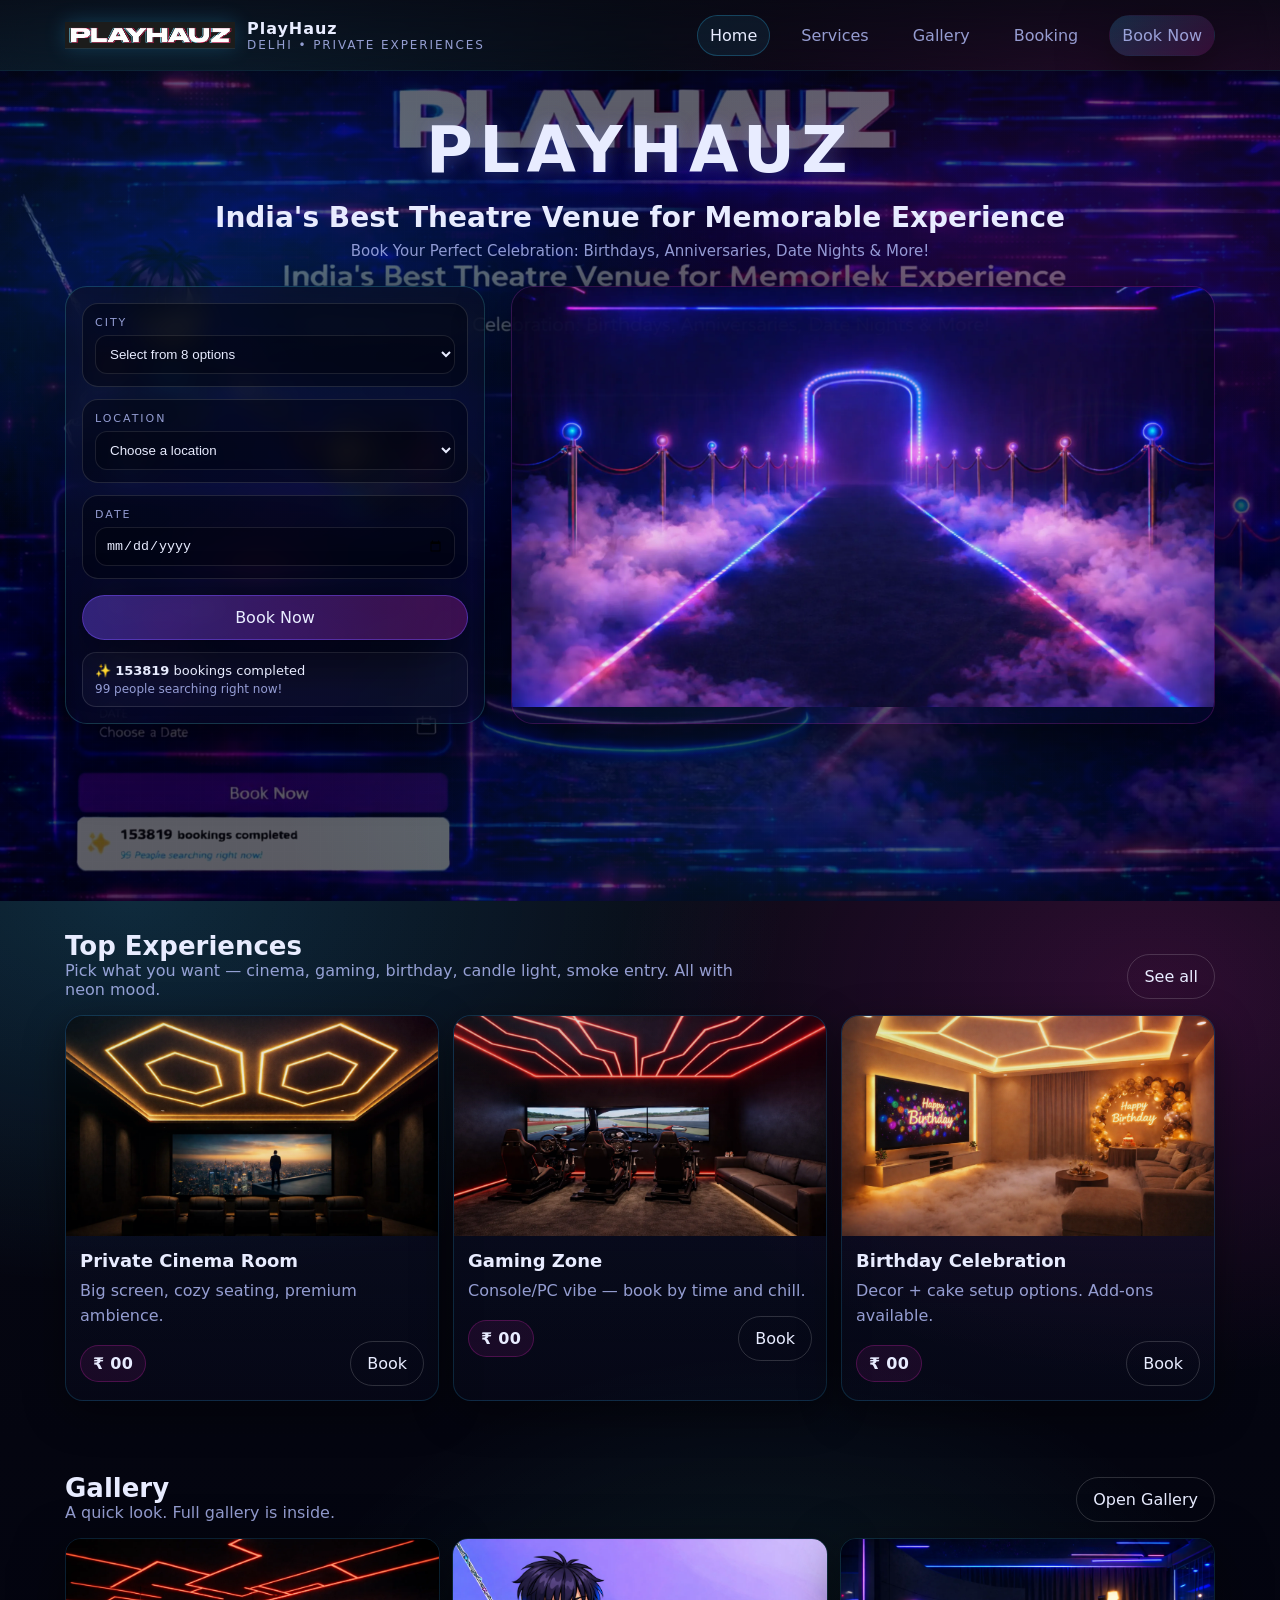
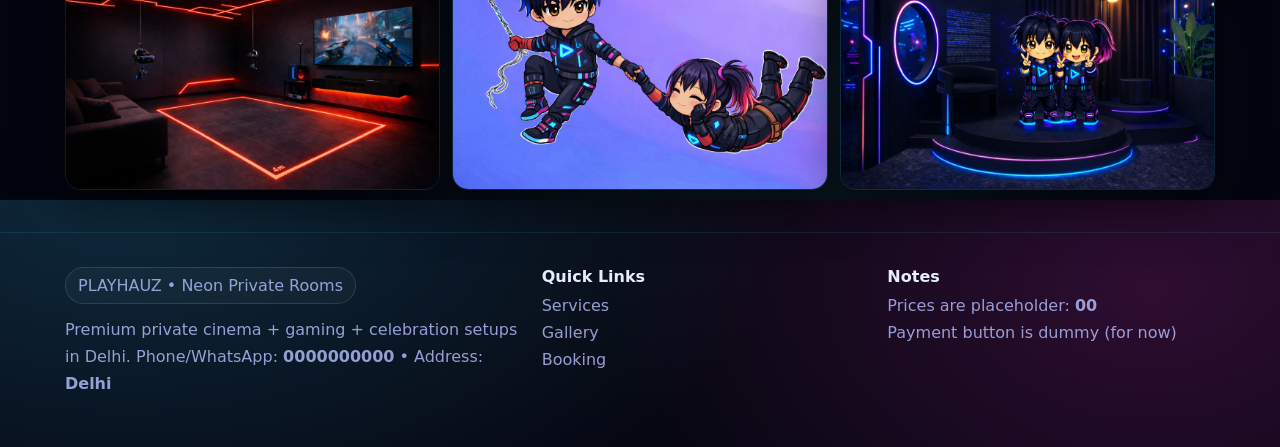
<file: index.html>
<!doctype html>
<html lang="en">
<head>
  <meta charset="utf-8" />
  <meta name="viewport" content="width=device-width, initial-scale=1" />
  <title>PlayHauz • Home</title>
  <link rel="icon" href="assets/img/logo.png" />
  <link rel="stylesheet" href="assets/style.css" />
</head>
<body>
  <header class="nav">
    <div class="container nav-inner">
      <a class="brand" href="index.html" aria-label="PlayHauz Home">
        <div class="glitch-wrap" aria-hidden="true">
          <div class="glitch-layer one" style="background-image:url('assets/img/logo.png')"></div>
          <div class="glitch-layer two" style="background-image:url('assets/img/logo.png')"></div>
          <div class="glitch-scan"></div>
          <img src="assets/img/logo.png" alt="PLAYHAUZ" />
        </div>
        <div>
          <div class="brand-title">PlayHauz</div>
          <small>Delhi • Private Experiences</small>
        </div>
      </a>
      <nav class="nav-links" aria-label="Primary">
        <a href='index.html' style='color:var(--text); border-color: rgba(49,198,255,.26); background: rgba(49,198,255,.08)'>Home</a>
        <a href='services.html' >Services</a>
        <a href='gallery.html' >Gallery</a>
        <a href='booking.html' >Booking</a>
        <a class="btn" href="booking.html">Book Now</a>
      </nav>
    </div>
  </header>

  

<main class="hero hero-v2">
  <div class="hero-bg" role="img" aria-label="Neon glitch background"></div>
  <div class="hero-bg-image" role="img" aria-label="PlayHauz hero background"></div>

  <div class="container hero-v2-inner">
    <div class="hero-v2-top">
      <div class="hero-title">
        <div class="hero-logo-text">PLAYHAUZ</div>
        <h1 class="hero-h1">India's Best Theatre Venue for Memorable Experience</h1>
        <p class="hero-sub">Book Your Perfect Celebration: Birthdays, Anniversaries, Date Nights & More!</p>
      </div>
    </div>

    <div class="hero-v2-grid">
      <section class="hero-booking" aria-label="Quick booking">
        <div class="booking-card">
          <div class="field">
            <div class="field-label">CITY</div>
            <select id="city" required>
              <option value="" selected>Select from 8 options</option>
              <option>Delhi</option><option>Noida</option><option>Gurugram</option><option>Ghaziabad</option>
              <option>Faridabad</option><option>Greater Noida</option><option>Dwarka</option><option>East Delhi</option>
            </select>
          </div>

          <div class="field">
            <div class="field-label">LOCATION</div>
            <select id="location" required>
              <option value="" selected>Choose a location</option>
              <option>Laxmi Nagar</option><option>Preet Vihar</option><option>Rajouri Garden</option><option>Rohini</option>
            </select>
          </div>

          <div class="field">
            <div class="field-label">DATE</div>
            <input id="date" type="date" required />
          </div>

          <a class="btn book-btn" href="booking.html">Book Now</a>

          <div class="mini-stats">
            <div class="mini-chip">✨ <b>153819</b> bookings completed</div>
            <div class="mini-muted">99 people searching right now!</div>
          </div>
        </div>
      </section>

      <section class="hero-right" aria-label="Hero visuals">
        <div class="hero-right-glow"></div>
        <img class="hero-right-img" src="assets/img/smoke floor.webp" alt="Neon entry with smoke" />
      </section>
    </div>
  </div>
</main>


<section class="section">
  <div class="container">
    <div class="section-head">
      <div>
        <h2 class="h2">Top Experiences</h2>
        <p class="sub">Pick what you want — cinema, gaming, birthday, candle light, smoke entry. All with neon mood.</p>
      </div>
      <a class="btn secondary" href="services.html">See all</a>
    </div>

    <div class="grid">
      <article class="card">
        <img src="assets/img/cinema room1.webp" alt="Cinema room" />
        <div class="pad">
          <h3>Private Cinema Room</h3>
          <p>Big screen, cozy seating, premium ambience.</p>
          <div class="price-row">
            <span class="price">₹ 00</span>
            <a class="btn secondary" href="booking.html">Book</a>
          </div>
        </div>
      </article>

      <article class="card">
        <img src="assets/img/gaming zone.webp" alt="Gaming Zone" />
        <div class="pad">
          <h3>Gaming Zone</h3>
          <p>Console/PC vibe — book by time and chill.</p>
          <div class="price-row">
            <span class="price">₹ 00</span>
            <a class="btn secondary" href="booking.html">Book</a>
          </div>
        </div>
      </article>

      <article class="card">
        <img src="assets/img/birthday cellebration.webp" alt="Birthday celebration" />
        <div class="pad">
          <h3>Birthday Celebration</h3>
          <p>Decor + cake setup options. Add-ons available.</p>
          <div class="price-row">
            <span class="price">₹ 00</span>
            <a class="btn secondary" href="booking.html">Book</a>
          </div>
        </div>
      </article>
    </div>
  </div>
</section>

<section class="section">
  <div class="container">
    <div class="section-head">
      <div>
        <h2 class="h2">Gallery</h2>
        <p class="sub">A quick look. Full gallery is inside.</p>
      </div>
      <a class="btn secondary" href="gallery.html">Open Gallery</a>
    </div>
    <div class="gallery">
      <div class="g-item" data-lightbox="assets/img/101.webp"><img src="assets/img/101.webp" alt="Gallery 1"></div>
      <div class="g-item" data-lightbox="assets/img/2222.webp"><img src="assets/img/2222.webp" alt="Gallery 2"></div>
      <div class="g-item" data-lightbox="assets/img/121212.webp"><img src="assets/img/121212.webp" alt="Gallery 3"></div>
    </div>
  </div>
</section>

<div class="lightbox"><img alt="Preview"/></div>


  <footer class="footer">
    <div class="container footer-grid">
      <div>
        <div class="badge">PLAYHAUZ • Neon Private Rooms</div>
        <p style="margin:12px 0 0; line-height:1.7">
          Premium private cinema + gaming + celebration setups in Delhi.
          Phone/WhatsApp: <b>0000000000</b> • Address: <b>Delhi</b>
        </p>
      </div>
      <div>
        <div style="font-weight:800; color:var(--text); margin-bottom:10px">Quick Links</div>
        <div style="display:grid; gap:8px">
          <a href="services.html">Services</a>
          <a href="gallery.html">Gallery</a>
          <a href="booking.html">Booking</a>
        </div>
      </div>
      <div>
        <div style="font-weight:800; color:var(--text); margin-bottom:10px">Notes</div>
        <div style="display:grid; gap:8px">
          <span>Prices are placeholder: <b>00</b></span>
          <span>Payment button is dummy (for now)</span>
        </div>
      </div>
    </div>
  </footer>

  <script src="assets/app.js"></script>
</body>
</html>
</file>
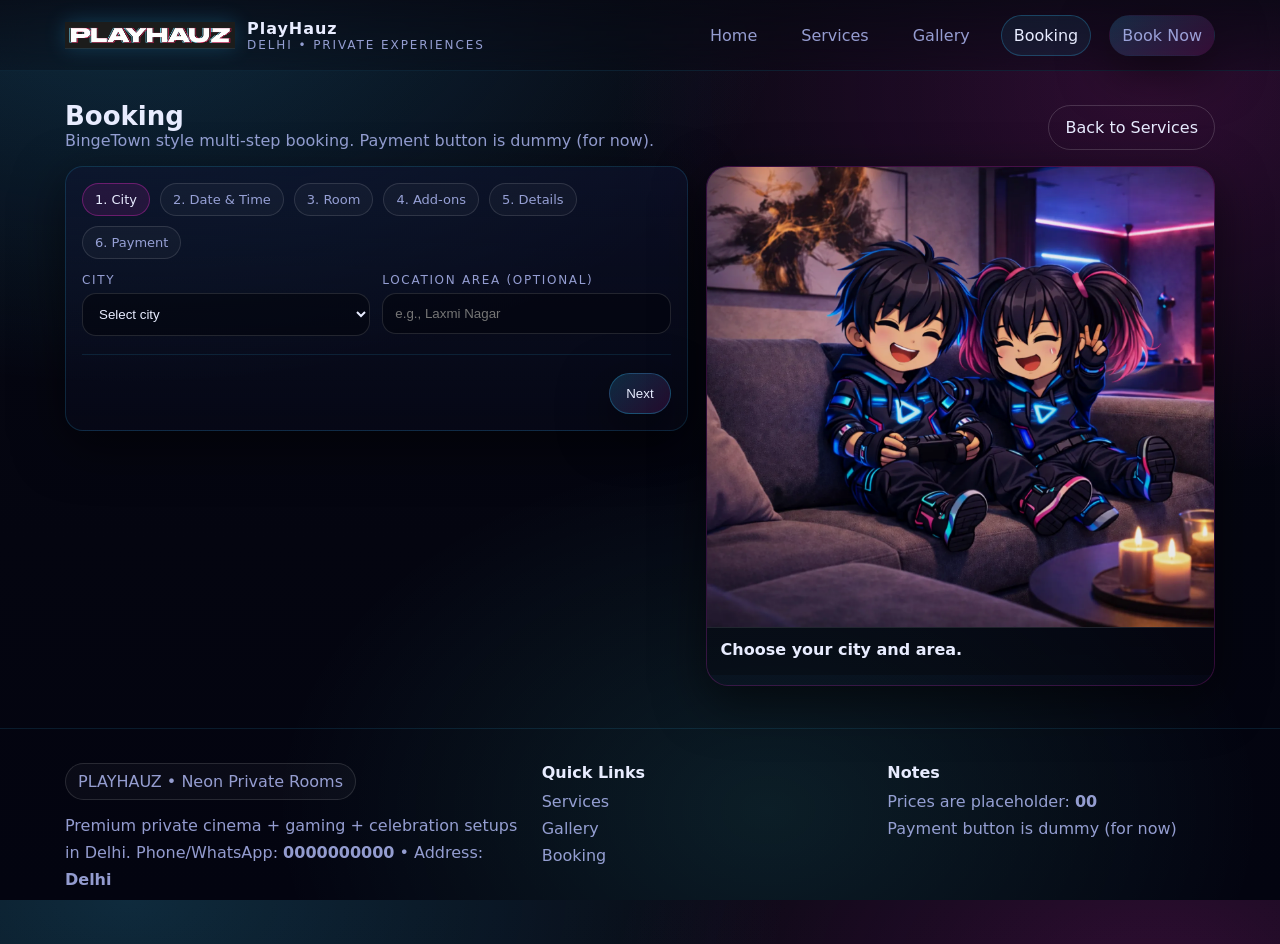
<file: booking.html>
<!doctype html>
<html lang="en">
<head>
  <meta charset="utf-8" />
  <meta name="viewport" content="width=device-width, initial-scale=1" />
  <title>PlayHauz • Booking</title>
  <link rel="icon" href="assets/img/logo.png" />
  <link rel="stylesheet" href="assets/style.css" />
</head>
<body>
  <header class="nav">
    <div class="container nav-inner">
      <a class="brand" href="index.html" aria-label="PlayHauz Home">
        <div class="glitch-wrap" aria-hidden="true">
          <div class="glitch-layer one" style="background-image:url('assets/img/logo.png')"></div>
          <div class="glitch-layer two" style="background-image:url('assets/img/logo.png')"></div>
          <div class="glitch-scan"></div>
          <img src="assets/img/logo.png" alt="PLAYHAUZ" />
        </div>
        <div>
          <div class="brand-title">PlayHauz</div>
          <small>Delhi • Private Experiences</small>
        </div>
      </a>
      <nav class="nav-links" aria-label="Primary">
        <a href='index.html' >Home</a>
        <a href='services.html' >Services</a>
        <a href='gallery.html' >Gallery</a>
        <a href='booking.html' style='color:var(--text); border-color: rgba(49,198,255,.26); background: rgba(49,198,255,.08)'>Booking</a>
        <a class="btn" href="booking.html">Book Now</a>
      </nav>
    </div>
  </header>

  
<main class="section" data-booking>
  <div class="container">
    <div class="section-head">
      <div>
        <h2 class="h2">Booking</h2>
        <p class="sub">BingeTown style multi-step booking. Payment button is dummy (for now).</p>
      </div>
      <a class="btn secondary" href="services.html">Back to Services</a>
    </div>

    <div style="display:none" data-complete class="form">
      <div style="display:flex; justify-content:space-between; align-items:center; gap:10px">
        <div>
          <div style="font-weight:900; font-size:18px">Booking Captured ✅</div>
          <div style="color:var(--muted); margin-top:6px">This is a demo summary (no real payment yet).</div>
        </div>
        <a class="btn" href="#" onclick="location.reload();return false;">New Booking</a>
      </div>
      <hr class="sep"/>
      <pre data-summary style="margin:0; white-space:pre-wrap; color:var(--text)"></pre>
    </div>

    
<div class="booking-layout">
  <div class="booking-left">
    <div class="form" style="margin-top:14px">
      <div class="steps">
        <div class="step active" data-chip>1. City</div>
        <div class="step" data-chip>2. Date & Time</div>
        <div class="step" data-chip>3. Room</div>
        <div class="step" data-chip>4. Add-ons</div>
        <div class="step" data-chip>5. Details</div>
        <div class="step" data-chip>6. Payment</div>
      </div>

      <section data-step data-step-image="assets/img/Full cinematic walkthrough style angle character.webp" data-step-cap="Choose your city and area.">
        <div class="form-grid">
          <div>
            <label>City</label>
            <select id="city" required>
              <option value="">Select city</option>
              <option>Delhi</option>
            </select>
          </div>
          <div>
            <label>Location Area (optional)</label>
            <input id="area" placeholder="e.g., Laxmi Nagar" />
          </div>
        </div>
      </section>

      <section data-step style="display:none" data-step-image="assets/img/101.webp" data-step-cap="Pick a date & time slot.">
        <div class="form-grid">
          <div>
            <label>Date</label>
            <input id="date" type="date" required />
          </div>
          <div>
            <label>Time</label>
            <input id="time" type="time" required />
          </div>
        </div>
      </section>

      <section data-step style="display:none" data-step-image="assets/img/cinema room1.webp" data-step-cap="Select your room and duration.">
        <div class="form-grid">
          <div>
            <label>Room Type</label>
            <select id="room" required>
              <option value="">Choose</option>
              <option>Private Cinema Room</option>
              <option>Gaming Zone</option>
              <option>Premium Room</option>
              <option>Celebration Room</option>
            </select>
          </div>
          <div>
            <label>Duration</label>
            <select id="hours" required>
              <option value="">Choose</option>
              <option>30 Minutes</option>
              <option>1 Hour</option>
              <option>2 Hours</option>
              <option>3 Hours</option>
            </select>
          </div>
        </div>
        <div style="display:grid; grid-template-columns:repeat(3,1fr); gap:10px; margin-top:12px">
          <div class="card" style="grid-column:span 1">
            <img src="assets/img/cinema room1.webp" alt="Cinema">
            <div class="pad"><h3 style="margin:0">Cinema</h3><p style="margin:6px 0 0">₹ 00</p></div>
          </div>
          <div class="card" style="grid-column:span 1">
            <img src="assets/img/gaming zone.webp" alt="Gaming">
            <div class="pad"><h3 style="margin:0">Gaming</h3><p style="margin:6px 0 0">₹ 00</p></div>
          </div>
          <div class="card" style="grid-column:span 1">
            <img src="assets/img/room2 0101.webp" alt="Premium">
            <div class="pad"><h3 style="margin:0">Premium</h3><p style="margin:6px 0 0">₹ 00</p></div>
          </div>
        </div>
      </section>

      <section data-step style="display:none" data-step-image="assets/img/smoke floor.webp" data-step-cap="Add fog entry, decor, cake, food.">
        <div class="form-grid">
          <div>
            <label>Add-ons</label>
            <div style="display:grid; gap:10px">
              <label style="text-transform:none; letter-spacing:0; font-size:14px; color:var(--text)">
                <input type="checkbox" name="addons" value="Decorations" /> Decorations (₹ 00)
              </label>
              <label style="text-transform:none; letter-spacing:0; font-size:14px; color:var(--text)">
                <input type="checkbox" name="addons" value="Cake" /> Cake (₹ 00)
              </label>
              <label style="text-transform:none; letter-spacing:0; font-size:14px; color:var(--text)">
                <input type="checkbox" name="addons" value="Fog/Smoke Entry" /> Fog/Smoke Entry (₹ 00)
              </label>
              <label style="text-transform:none; letter-spacing:0; font-size:14px; color:var(--text)">
                <input type="checkbox" name="addons" value="Food Order" /> Food Order (₹ 00)
              </label>
            </div>
          </div>
          <div>
            <label>Preview</label>
            <div class="card" style="grid-column: span 1">
              <img src="assets/img/smoke floor.webp" alt="Fog preview">
              <div class="pad">
                <h3 style="margin:0">Fog Entry</h3>
                <p style="margin:6px 0 0; color:var(--muted)">Looks amazing with neon lighting.</p>
              </div>
            </div>
          </div>
        </div>
      </section>

      <section data-step style="display:none" data-step-image="assets/img/birthday cellebration.webp" data-step-cap="Enter your details & notes.">
        <div class="form-grid">
          <div>
            <label>Your Name</label>
            <input id="name" required placeholder="Full name" />
          </div>
          <div>
            <label>Phone / WhatsApp</label>
            <input id="phone" required placeholder="0000000000" />
          </div>
        </div>
        <div style="margin-top:12px">
          <label>Special Note (optional)</label>
          <textarea id="note" placeholder="Any instructions (decor, entry, timing...)"></textarea>
        </div>
      </section>

      <section data-step style="display:none" data-step-image="assets/img/candel light 01.webp" data-step-cap="Payment is dummy for now.">
        <div style="display:grid; gap:12px">
          <div class="badge">Payment (Dummy)</div>
          <p style="margin:0; color:var(--muted); line-height:1.7">
            This is a demo button right now. Later we can connect Razorpay/Paytm/etc.
          </p>
          <a class="btn" href="#" onclick="alert('Payment coming soon.'); return false;">Pay Now (Dummy)</a>
        </div>
      </section>

      <hr class="sep"/>
      <div style="display:flex; gap:10px; justify-content:flex-end; flex-wrap:wrap">
        <button class="btn secondary" type="button" data-back>Back</button>
        <button class="btn" type="button" data-next>Next</button>
        <button class="btn" type="button" data-done style="display:none">Finish</button>
      </div>
    </div>
  </div>

  <aside class="booking-visual" aria-label="Booking preview">
    <div class="booking-visual-glow"></div>
    <img data-step-preview src="assets/img/smoke floor.webp" alt="Preview" />
    <div class="booking-visual-caption" data-step-caption>Pick city, location and date to start.</div>
  </aside>
</div>
</div>
</main>



  <footer class="footer">
    <div class="container footer-grid">
      <div>
        <div class="badge">PLAYHAUZ • Neon Private Rooms</div>
        <p style="margin:12px 0 0; line-height:1.7">
          Premium private cinema + gaming + celebration setups in Delhi.
          Phone/WhatsApp: <b>0000000000</b> • Address: <b>Delhi</b>
        </p>
      </div>
      <div>
        <div style="font-weight:800; color:var(--text); margin-bottom:10px">Quick Links</div>
        <div style="display:grid; gap:8px">
          <a href="services.html">Services</a>
          <a href="gallery.html">Gallery</a>
          <a href="booking.html">Booking</a>
        </div>
      </div>
      <div>
        <div style="font-weight:800; color:var(--text); margin-bottom:10px">Notes</div>
        <div style="display:grid; gap:8px">
          <span>Prices are placeholder: <b>00</b></span>
          <span>Payment button is dummy (for now)</span>
        </div>
      </div>
    </div>
  </footer>

  <script src="assets/app.js"></script>
</body>
</html>
</file>
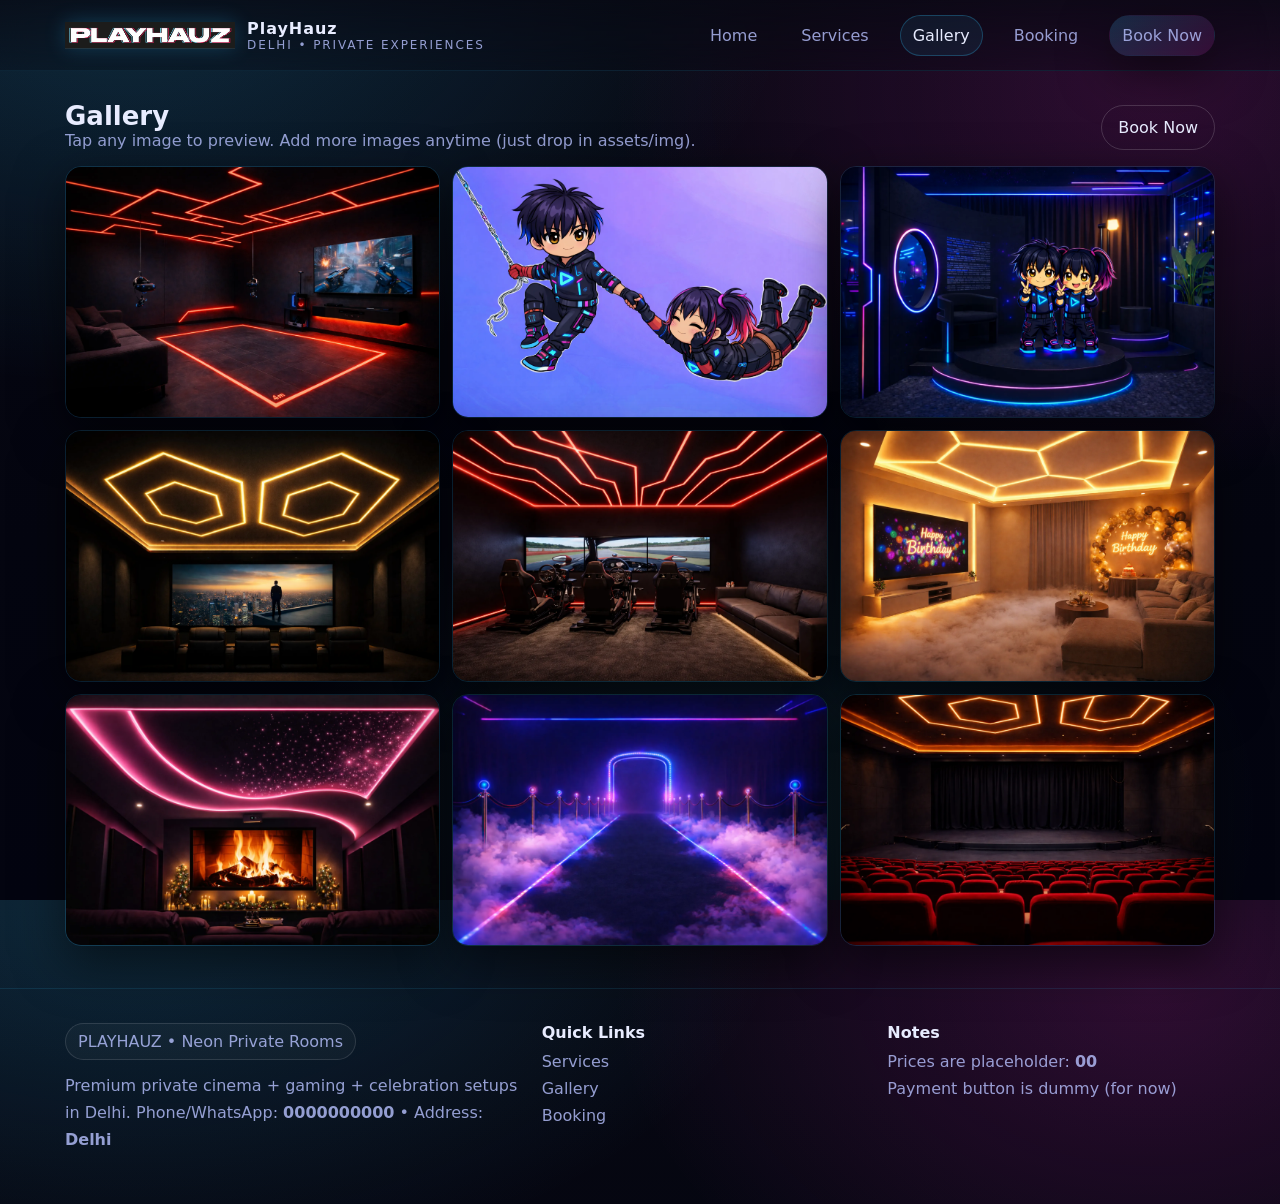
<file: gallery.html>
<!doctype html>
<html lang="en">
<head>
  <meta charset="utf-8" />
  <meta name="viewport" content="width=device-width, initial-scale=1" />
  <title>PlayHauz • Gallery</title>
  <link rel="icon" href="assets/img/logo.png" />
  <link rel="stylesheet" href="assets/style.css" />
</head>
<body>
  <header class="nav">
    <div class="container nav-inner">
      <a class="brand" href="index.html" aria-label="PlayHauz Home">
        <div class="glitch-wrap" aria-hidden="true">
          <div class="glitch-layer one" style="background-image:url('assets/img/logo.png')"></div>
          <div class="glitch-layer two" style="background-image:url('assets/img/logo.png')"></div>
          <div class="glitch-scan"></div>
          <img src="assets/img/logo.png" alt="PLAYHAUZ" />
        </div>
        <div>
          <div class="brand-title">PlayHauz</div>
          <small>Delhi • Private Experiences</small>
        </div>
      </a>
      <nav class="nav-links" aria-label="Primary">
        <a href='index.html' >Home</a>
        <a href='services.html' >Services</a>
        <a href='gallery.html' style='color:var(--text); border-color: rgba(49,198,255,.26); background: rgba(49,198,255,.08)'>Gallery</a>
        <a href='booking.html' >Booking</a>
        <a class="btn" href="booking.html">Book Now</a>
      </nav>
    </div>
  </header>

  
<main class="section">
  <div class="container">
    <div class="section-head">
      <div>
        <h2 class="h2">Gallery</h2>
        <p class="sub">Tap any image to preview. Add more images anytime (just drop in assets/img).</p>
      </div>
      <a class="btn secondary" href="booking.html">Book Now</a>
    </div>

    <div class="gallery">
      <div class="g-item" data-lightbox="assets/img/101.webp"><img src="assets/img/101.webp" alt="101.png"></div>
<div class="g-item" data-lightbox="assets/img/2222.webp"><img src="assets/img/2222.webp" alt="2222.png"></div>
<div class="g-item" data-lightbox="assets/img/121212.webp"><img src="assets/img/121212.webp" alt="121212.png"></div>
<div class="g-item" data-lightbox="assets/img/cinema room1.webp"><img src="assets/img/cinema room1.webp" alt="cinema room1.png"></div>
<div class="g-item" data-lightbox="assets/img/gaming zone.webp"><img src="assets/img/gaming zone.webp" alt="gaming zone.png"></div>
<div class="g-item" data-lightbox="assets/img/birthday cellebration.webp"><img src="assets/img/birthday cellebration.webp" alt="birthday cellebration.png"></div>
<div class="g-item" data-lightbox="assets/img/candel light 01.webp"><img src="assets/img/candel light 01.webp" alt="candel light 01.png"></div>
<div class="g-item" data-lightbox="assets/img/smoke floor.webp"><img src="assets/img/smoke floor.webp" alt="smoke floor.png"></div>
<div class="g-item" data-lightbox="assets/img/room2 0101.webp"><img src="assets/img/room2 0101.webp" alt="room2 0101.png"></div>
    </div>
  </div>
</main>
<div class="lightbox"><img alt="Preview"/></div>


  <footer class="footer">
    <div class="container footer-grid">
      <div>
        <div class="badge">PLAYHAUZ • Neon Private Rooms</div>
        <p style="margin:12px 0 0; line-height:1.7">
          Premium private cinema + gaming + celebration setups in Delhi.
          Phone/WhatsApp: <b>0000000000</b> • Address: <b>Delhi</b>
        </p>
      </div>
      <div>
        <div style="font-weight:800; color:var(--text); margin-bottom:10px">Quick Links</div>
        <div style="display:grid; gap:8px">
          <a href="services.html">Services</a>
          <a href="gallery.html">Gallery</a>
          <a href="booking.html">Booking</a>
        </div>
      </div>
      <div>
        <div style="font-weight:800; color:var(--text); margin-bottom:10px">Notes</div>
        <div style="display:grid; gap:8px">
          <span>Prices are placeholder: <b>00</b></span>
          <span>Payment button is dummy (for now)</span>
        </div>
      </div>
    </div>
  </footer>

  <script src="assets/app.js"></script>
</body>
</html>
</file>
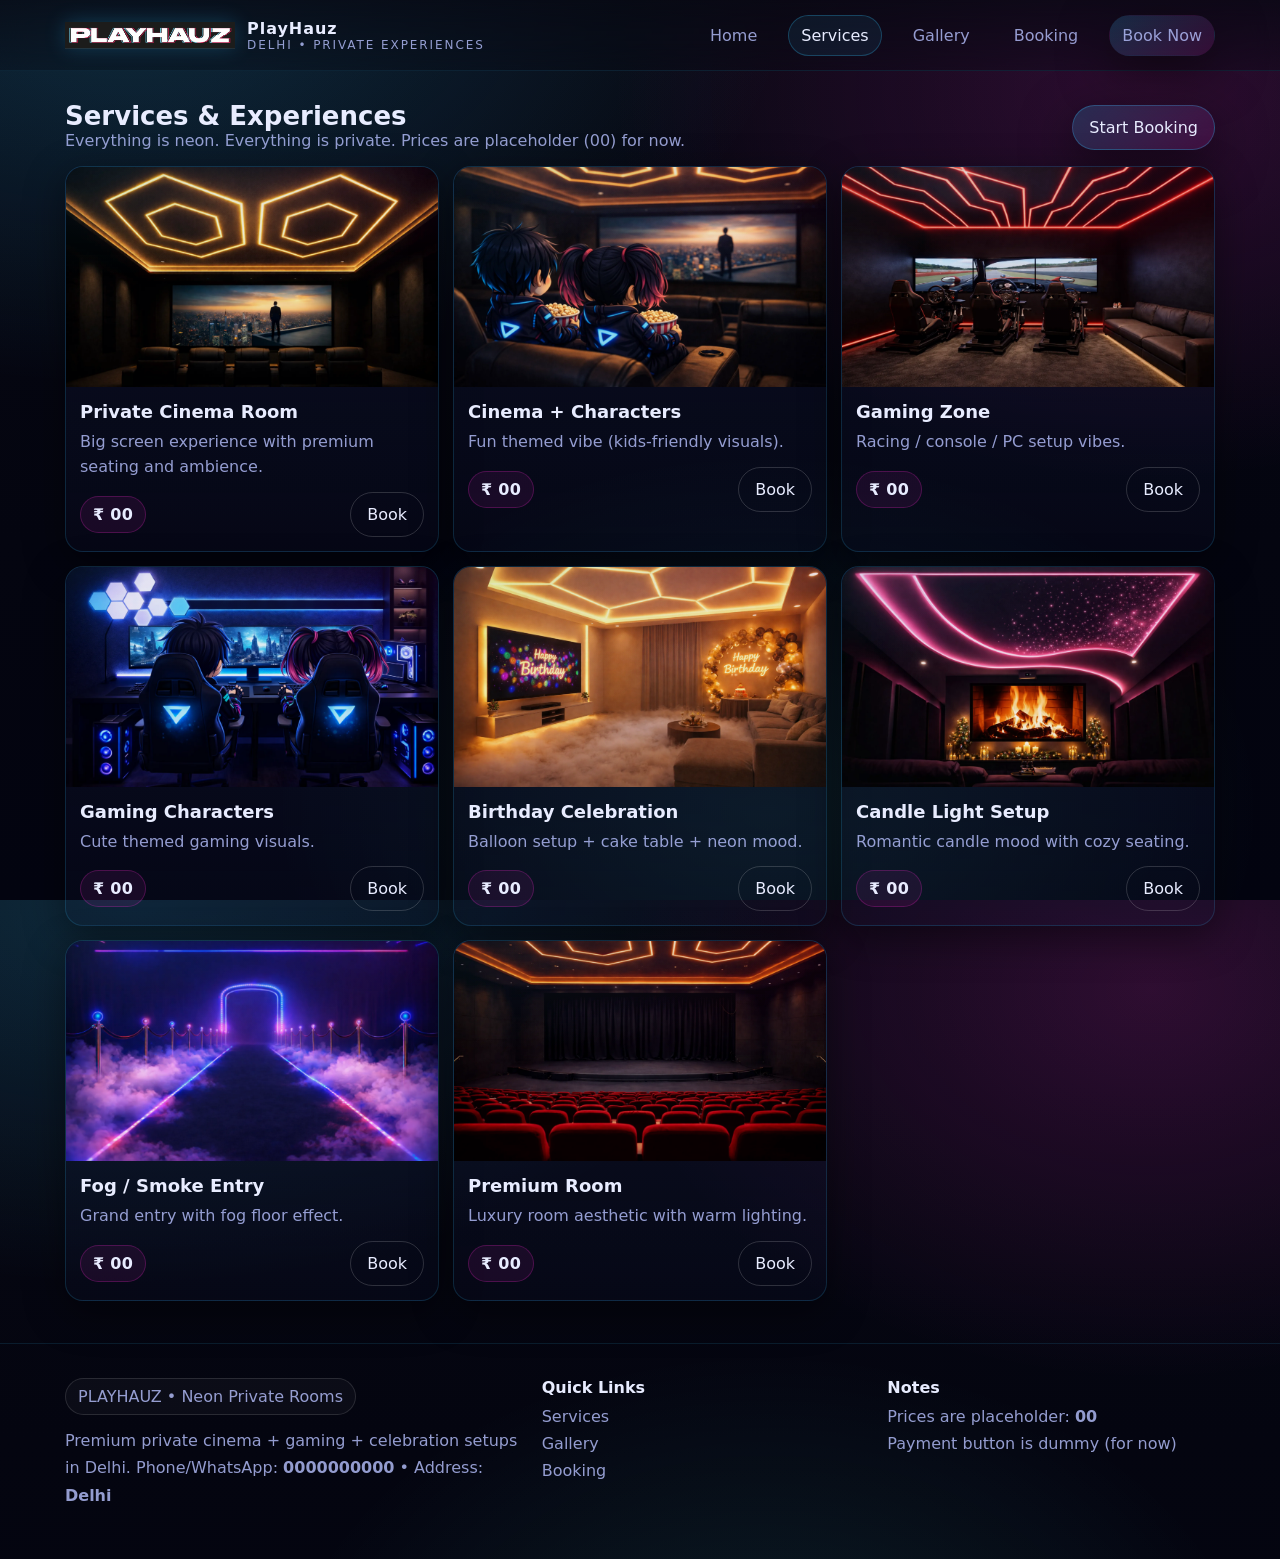
<file: services.html>
<!doctype html>
<html lang="en">
<head>
  <meta charset="utf-8" />
  <meta name="viewport" content="width=device-width, initial-scale=1" />
  <title>PlayHauz • Services</title>
  <link rel="icon" href="assets/img/logo.png" />
  <link rel="stylesheet" href="assets/style.css" />
</head>
<body>
  <header class="nav">
    <div class="container nav-inner">
      <a class="brand" href="index.html" aria-label="PlayHauz Home">
        <div class="glitch-wrap" aria-hidden="true">
          <div class="glitch-layer one" style="background-image:url('assets/img/logo.png')"></div>
          <div class="glitch-layer two" style="background-image:url('assets/img/logo.png')"></div>
          <div class="glitch-scan"></div>
          <img src="assets/img/logo.png" alt="PLAYHAUZ" />
        </div>
        <div>
          <div class="brand-title">PlayHauz</div>
          <small>Delhi • Private Experiences</small>
        </div>
      </a>
      <nav class="nav-links" aria-label="Primary">
        <a href='index.html' >Home</a>
        <a href='services.html' style='color:var(--text); border-color: rgba(49,198,255,.26); background: rgba(49,198,255,.08)'>Services</a>
        <a href='gallery.html' >Gallery</a>
        <a href='booking.html' >Booking</a>
        <a class="btn" href="booking.html">Book Now</a>
      </nav>
    </div>
  </header>

  
<main class="section">
  <div class="container">
    <div class="section-head">
      <div>
        <h2 class="h2">Services & Experiences</h2>
        <p class="sub">Everything is neon. Everything is private. Prices are placeholder (00) for now.</p>
      </div>
      <a class="btn" href="booking.html">Start Booking</a>
    </div>
    <div class="grid">
      
<article class="card">
  <img src="assets/img/cinema room1.webp" alt="Private Cinema Room">
  <div class="pad">
    <h3>Private Cinema Room</h3>
    <p>Big screen experience with premium seating and ambience.</p>
    <div class="price-row">
      <span class="price">₹ 00</span>
      <a class="btn secondary" href="booking.html">Book</a>
    </div>
  </div>
</article>


<article class="card">
  <img src="assets/img/cinema room character.webp" alt="Cinema + Characters">
  <div class="pad">
    <h3>Cinema + Characters</h3>
    <p>Fun themed vibe (kids-friendly visuals).</p>
    <div class="price-row">
      <span class="price">₹ 00</span>
      <a class="btn secondary" href="booking.html">Book</a>
    </div>
  </div>
</article>


<article class="card">
  <img src="assets/img/gaming zone.webp" alt="Gaming Zone">
  <div class="pad">
    <h3>Gaming Zone</h3>
    <p>Racing / console / PC setup vibes.</p>
    <div class="price-row">
      <span class="price">₹ 00</span>
      <a class="btn secondary" href="booking.html">Book</a>
    </div>
  </div>
</article>


<article class="card">
  <img src="assets/img/Gaming Zone character.webp" alt="Gaming Characters">
  <div class="pad">
    <h3>Gaming Characters</h3>
    <p>Cute themed gaming visuals.</p>
    <div class="price-row">
      <span class="price">₹ 00</span>
      <a class="btn secondary" href="booking.html">Book</a>
    </div>
  </div>
</article>


<article class="card">
  <img src="assets/img/birthday cellebration.webp" alt="Birthday Celebration">
  <div class="pad">
    <h3>Birthday Celebration</h3>
    <p>Balloon setup + cake table + neon mood.</p>
    <div class="price-row">
      <span class="price">₹ 00</span>
      <a class="btn secondary" href="booking.html">Book</a>
    </div>
  </div>
</article>


<article class="card">
  <img src="assets/img/candel light 01.webp" alt="Candle Light Setup">
  <div class="pad">
    <h3>Candle Light Setup</h3>
    <p>Romantic candle mood with cozy seating.</p>
    <div class="price-row">
      <span class="price">₹ 00</span>
      <a class="btn secondary" href="booking.html">Book</a>
    </div>
  </div>
</article>


<article class="card">
  <img src="assets/img/smoke floor.webp" alt="Fog / Smoke Entry">
  <div class="pad">
    <h3>Fog / Smoke Entry</h3>
    <p>Grand entry with fog floor effect.</p>
    <div class="price-row">
      <span class="price">₹ 00</span>
      <a class="btn secondary" href="booking.html">Book</a>
    </div>
  </div>
</article>


<article class="card">
  <img src="assets/img/room2 0101.webp" alt="Premium Room">
  <div class="pad">
    <h3>Premium Room</h3>
    <p>Luxury room aesthetic with warm lighting.</p>
    <div class="price-row">
      <span class="price">₹ 00</span>
      <a class="btn secondary" href="booking.html">Book</a>
    </div>
  </div>
</article>

    </div>
  </div>
</main>


  <footer class="footer">
    <div class="container footer-grid">
      <div>
        <div class="badge">PLAYHAUZ • Neon Private Rooms</div>
        <p style="margin:12px 0 0; line-height:1.7">
          Premium private cinema + gaming + celebration setups in Delhi.
          Phone/WhatsApp: <b>0000000000</b> • Address: <b>Delhi</b>
        </p>
      </div>
      <div>
        <div style="font-weight:800; color:var(--text); margin-bottom:10px">Quick Links</div>
        <div style="display:grid; gap:8px">
          <a href="services.html">Services</a>
          <a href="gallery.html">Gallery</a>
          <a href="booking.html">Booking</a>
        </div>
      </div>
      <div>
        <div style="font-weight:800; color:var(--text); margin-bottom:10px">Notes</div>
        <div style="display:grid; gap:8px">
          <span>Prices are placeholder: <b>00</b></span>
          <span>Payment button is dummy (for now)</span>
        </div>
      </div>
    </div>
  </footer>

  <script src="assets/app.js"></script>
</body>
</html>
</file>
<file: assets/style.css>
:root{
  --bg:#070812;
  --bg2:#0b0f1f;
  --card:#0e1430cc;
  --text:#e8ecff;
  --muted:#b8c2ffcc;
  --pink:#ff2bd6;
  --blue:#31c6ff;
  --cyan:#54fff5;
  --line:#1e2a55;
  --shadow: 0 16px 50px rgba(0,0,0,.55);
  --radius: 18px;
}

*{box-sizing:border-box}
html,body{height:100%}
body{
  margin:0;
  font-family: ui-sans-serif, system-ui, -apple-system, Segoe UI, Roboto, Helvetica, Arial, "Apple Color Emoji","Segoe UI Emoji";
  color:var(--text);
  background: radial-gradient(1200px 700px at 10% 0%, rgba(49,198,255,.18), transparent 55%),
              radial-gradient(900px 650px at 90% 10%, rgba(255,43,214,.16), transparent 60%),
              radial-gradient(900px 650px at 60% 90%, rgba(84,255,245,.10), transparent 55%),
              linear-gradient(180deg, var(--bg), #040510 60%, #030410);
  overflow-x:hidden;
}

a{color:inherit; text-decoration:none}
img{max-width:100%; display:block}

.container{width:min(1150px, 92vw); margin:0 auto}
.nav{
  position:sticky; top:0; z-index:50;
  backdrop-filter: blur(14px);
  background: linear-gradient(180deg, rgba(7,8,18,.72), rgba(7,8,18,.35));
  border-bottom:1px solid rgba(49,198,255,.12);
}
.nav-inner{
  display:flex; align-items:center; justify-content:space-between;
  padding:14px 0;
}
.brand{display:flex; gap:12px; align-items:center}
.brand small{display:block; color:var(--muted); font-size:12px; letter-spacing:.16em; text-transform:uppercase}
.brand-title{font-weight:800; letter-spacing:.06em}
.nav-links{display:flex; gap:18px; align-items:center}
.nav-links a{
  padding:10px 12px; border-radius:999px;
  color:var(--muted);
  border:1px solid transparent;
  transition:.2s ease;
}
.nav-links a:hover{
  color:var(--text);
  border-color: rgba(255,43,214,.22);
  box-shadow: 0 0 0 3px rgba(49,198,255,.10);
}
.btn{
  display:inline-flex; align-items:center; justify-content:center;
  padding:12px 16px; border-radius:999px;
  border:1px solid rgba(49,198,255,.28);
  background: linear-gradient(135deg, rgba(49,198,255,.18), rgba(255,43,214,.12));
  color:var(--text);
  box-shadow: var(--shadow);
  transition: transform .15s ease, border-color .15s ease, filter .15s ease;
}
.btn:hover{transform: translateY(-1px); border-color: rgba(255,43,214,.35); filter:saturate(1.2)}
.btn.secondary{
  background: transparent;
  border-color: rgba(255,255,255,.16);
  box-shadow:none;
}
.btn.ghost{
  background: rgba(255,255,255,.03);
  border-color: rgba(255,255,255,.10);
  box-shadow:none;
}

.hero{
  position:relative;
  padding:52px 0 36px;
}
.hero-grid{
  display:grid; gap:28px;
  grid-template-columns: 1.1fr .9fr;
  align-items:center;
}
.kicker{
  color:var(--muted);
  letter-spacing:.22em;
  text-transform:uppercase;
  font-size:12px;
  margin-bottom:10px;
}
.h1{
  font-size: clamp(32px, 4vw, 56px);
  line-height:1.04;
  margin:0 0 14px;
}
.lead{color:var(--muted); max-width:56ch; font-size:16px; line-height:1.6; margin:0 0 18px}
.hero-actions{display:flex; flex-wrap:wrap; gap:12px; margin-top:12px}
.pills{display:flex; gap:10px; flex-wrap:wrap; margin-top:16px}
.pill{
  padding:8px 12px; border-radius:999px;
  font-size:13px; color:var(--muted);
  border:1px solid rgba(84,255,245,.18);
  background: rgba(14,20,48,.38);
}
.hero-card{
  border-radius: var(--radius);
  border:1px solid rgba(49,198,255,.18);
  background: linear-gradient(180deg, rgba(14,20,48,.62), rgba(14,20,48,.18));
  overflow:hidden;
  box-shadow: var(--shadow);
  position:relative;
}
.hero-card::before{
  content:"";
  position:absolute; inset:-2px;
  background: conic-gradient(from 180deg, rgba(49,198,255,.0), rgba(49,198,255,.18), rgba(255,43,214,.22), rgba(84,255,245,.14), rgba(49,198,255,.0));
  filter: blur(16px);
  opacity:.9;
  pointer-events:none;
}
.hero-card img{position:relative; width:100%; height:420px; object-fit:cover; opacity:.95}

.section{padding:30px 0 42px}
.section-head{display:flex; align-items:flex-end; justify-content:space-between; gap:16px; margin-bottom:16px}
.h2{margin:0; font-size:26px}
.sub{margin:0; color:var(--muted); max-width:70ch}

.grid{
  display:grid; gap:14px;
  grid-template-columns: repeat(12, 1fr);
}
.card{
  grid-column: span 4;
  border-radius: var(--radius);
  border:1px solid rgba(49,198,255,.16);
  background: linear-gradient(180deg, rgba(14,20,48,.55), rgba(14,20,48,.20));
  box-shadow: 0 12px 40px rgba(0,0,0,.45);
  overflow:hidden;
  position:relative;
}
.card::after{
  content:"";
  position:absolute; inset:0;
  background: radial-gradient(600px 200px at 10% 0%, rgba(49,198,255,.16), transparent 55%),
              radial-gradient(600px 200px at 80% 0%, rgba(255,43,214,.12), transparent 60%);
  opacity:.55;
  pointer-events:none;
}
.card img{width:100%; height:220px; object-fit:cover; opacity:.95}
.card .pad{position:relative; padding:14px}
.card h3{margin:0 0 8px; font-size:18px}
.card p{margin:0 0 12px; color:var(--muted); line-height:1.55}
.price-row{display:flex; align-items:center; justify-content:space-between; gap:10px}
.price{
  font-weight:800;
  letter-spacing:.02em;
  padding:8px 12px;
  border-radius:999px;
  border:1px solid rgba(255,43,214,.22);
  background: rgba(255,43,214,.08);
}

.footer{
  padding:34px 0 50px;
  border-top:1px solid rgba(49,198,255,.12);
  color:var(--muted);
}
.footer-grid{
  display:grid; grid-template-columns: 1.4fr 1fr 1fr;
  gap:18px;
}
.footer a{color:var(--muted)}
.footer a:hover{color:var(--text)}
.badge{
  display:inline-flex; gap:10px; align-items:center;
  padding:8px 12px; border-radius:999px;
  border:1px solid rgba(255,255,255,.12);
  background: rgba(255,255,255,.03);
}

.gallery{
  display:grid;
  grid-template-columns: repeat(12, 1fr);
  gap:12px;
}
.g-item{grid-column: span 4; border-radius:16px; overflow:hidden; border:1px solid rgba(49,198,255,.14); box-shadow: var(--shadow); cursor:pointer}
.g-item img{width:100%; height:250px; object-fit:cover; transition:transform .25s ease}
.g-item:hover img{transform:scale(1.04)}
.lightbox{
  position:fixed; inset:0; z-index:100;
  background: rgba(0,0,0,.74);
  display:none; align-items:center; justify-content:center;
  padding:20px;
}
.lightbox.open{display:flex}
.lightbox img{
  width:min(1100px, 95vw);
  height:auto;
  border-radius:18px;
  border:1px solid rgba(255,43,214,.22);
  box-shadow: 0 20px 80px rgba(0,0,0,.6);
}

.form{
  border:1px solid rgba(49,198,255,.16);
  border-radius: var(--radius);
  background: linear-gradient(180deg, rgba(14,20,48,.58), rgba(14,20,48,.18));
  padding:16px;
  box-shadow: var(--shadow);
}
.form-grid{
  display:grid; grid-template-columns: 1fr 1fr; gap:12px;
}
label{display:block; font-size:12px; letter-spacing:.14em; text-transform:uppercase; color:var(--muted); margin:0 0 6px}
input, select, textarea{
  width:100%;
  padding:12px 12px;
  border-radius:14px;
  border:1px solid rgba(255,255,255,.12);
  background: rgba(2,4,12,.55);
  color:var(--text);
  outline:none;
}
textarea{min-height:92px; resize:vertical}
input:focus, select:focus, textarea:focus{
  border-color: rgba(49,198,255,.45);
  box-shadow: 0 0 0 3px rgba(49,198,255,.12);
}
.steps{
  display:flex; gap:10px; flex-wrap:wrap;
  margin:0 0 14px;
}
.step{
  padding:8px 12px;
  border-radius:999px;
  border:1px solid rgba(255,255,255,.12);
  background: rgba(255,255,255,.03);
  color:var(--muted);
  font-size:13px;
}
.step.active{
  border-color: rgba(255,43,214,.32);
  background: rgba(255,43,214,.10);
  color: var(--text);
}
hr.sep{border:none; border-top:1px solid rgba(49,198,255,.12); margin:18px 0}

/* Glitch Logo (image-based) */
.glitch-wrap{
  position:relative;
  width: 170px;
  height: 42px;
  display:grid;
  place-items:center;
}
.glitch-wrap img{
  width:170px; height:auto;
  filter: drop-shadow(0 0 10px rgba(49,198,255,.22));
}
.glitch-layer{
  position:absolute; inset:0;
  background-size:contain;
  background-repeat:no-repeat;
  background-position:center;
  opacity:.55;
  mix-blend-mode:screen;
  filter: saturate(1.4) contrast(1.2);
  transform: translate(0,0);
}
.glitch-layer.one{animation: glitchShift 1.9s infinite linear; filter: hue-rotate(35deg) saturate(1.5)}
.glitch-layer.two{animation: glitchShift 2.2s infinite linear reverse; filter: hue-rotate(-35deg) saturate(1.5)}
.glitch-scan{
  position:absolute; left:0; right:0;
  height:2px;
  background: linear-gradient(90deg, transparent, rgba(84,255,245,.9), transparent);
  opacity:.55;
  animation: scan 2.6s infinite ease-in-out;
}
@keyframes glitchShift{
  0%, 100% {clip-path: inset(0 0 85% 0); transform: translate(0,0)}
  10% {clip-path: inset(12% 0 60% 0); transform: translate(2px,-1px)}
  20% {clip-path: inset(40% 0 30% 0); transform: translate(-2px,1px)}
  30% {clip-path: inset(55% 0 18% 0); transform: translate(3px,0)}
  40% {clip-path: inset(70% 0 10% 0); transform: translate(-3px,1px)}
  50% {clip-path: inset(10% 0 72% 0); transform: translate(1px,-2px)}
  60% {clip-path: inset(30% 0 45% 0); transform: translate(-1px,2px)}
  70% {clip-path: inset(0 0 80% 0); transform: translate(2px,0)}
  80% {clip-path: inset(65% 0 8% 0); transform: translate(-2px,0)}
  90% {clip-path: inset(22% 0 55% 0); transform: translate(1px,1px)}
}
@keyframes scan{
  0%{top:10%; opacity:.15}
  40%{top:70%; opacity:.65}
  55%{top:30%; opacity:.25}
  100%{top:10%; opacity:.15}
}

/* Responsive */
@media (max-width: 920px){
  .hero-grid{grid-template-columns:1fr}
  .hero-card img{height:340px}
  .card{grid-column: span 6}
  .gallery .g-item{grid-column: span 6}
  .footer-grid{grid-template-columns:1fr}
  .form-grid{grid-template-columns:1fr}
}
@media (max-width: 520px){
  .nav-links{gap:8px}
  .nav-links a{padding:9px 10px}
  .card{grid-column: span 12}
  .gallery .g-item{grid-column: span 12}
  .glitch-wrap{width:145px}
  .glitch-wrap img{width:145px}
}


/* ===== Hero V2 (matches provided 1-page look) ===== */
.hero-v2{
  padding: 0;
  min-height: calc(100vh - 70px);
  display:block;
  position:relative;
  overflow:hidden;
}
.hero-bg{
  position:absolute; inset:-40px;
  background:
    radial-gradient(900px 520px at 20% 30%, rgba(49,198,255,.22), transparent 55%),
    radial-gradient(900px 520px at 80% 30%, rgba(255,43,214,.18), transparent 55%),
    radial-gradient(900px 520px at 60% 85%, rgba(84,255,245,.12), transparent 55%),
    linear-gradient(180deg, #050615, #030410 55%, #02030c);
  filter: saturate(1.25);
}
.hero-bg::before{
  content:"";
  position:absolute; inset:0;
  background:
    repeating-linear-gradient(90deg, rgba(255,255,255,.045) 0 1px, transparent 1px 12px),
    repeating-linear-gradient(180deg, rgba(255,255,255,.035) 0 1px, transparent 1px 10px);
  opacity:.22;
  mix-blend-mode: overlay;
  animation: scanNoise 5.2s infinite linear;
}
@keyframes scanNoise{
  0%{transform:translateY(0)}
  100%{transform:translateY(22px)}
}
.hero-bg-image{
  position:absolute; inset:0;
  background: url('img/1PAGE.webp') center/cover no-repeat;
  opacity:.35;
  filter: contrast(1.15) saturate(1.25);
}
.hero-v2-inner{
  position:relative;
  padding: 42px 0 44px;
}
.hero-v2-top{
  text-align:center;
  margin-bottom: 26px;
}
.hero-logo-text{
  font-size: clamp(34px, 6vw, 64px);
  font-weight: 900;
  letter-spacing:.10em;
  text-transform:uppercase;
  text-shadow:
    0 0 18px rgba(49,198,255,.22),
    0 0 22px rgba(255,43,214,.18);
}
.hero-h1{
  margin: 14px 0 8px;
  font-size: clamp(18px, 2.2vw, 28px);
  font-weight: 700;
  color: var(--text);
}
.hero-sub{
  margin:0;
  color: var(--muted);
  font-size: 15px;
}
.hero-v2-grid{
  display:grid;
  grid-template-columns: 420px 1fr;
  gap: 26px;
  align-items: stretch;
}
.hero-booking{display:flex; align-items:flex-end;}
.booking-card{
  width:100%;
  border-radius: 22px;
  border: 1px solid rgba(84,255,245,.18);
  background: linear-gradient(180deg, rgba(10,14,36,.70), rgba(10,14,36,.35));
  backdrop-filter: blur(12px);
  box-shadow: 0 18px 70px rgba(0,0,0,.6);
  padding: 16px;
}
.field{
  border: 1px solid rgba(255,255,255,.12);
  background: rgba(2,4,12,.45);
  border-radius: 16px;
  padding: 12px;
  margin-bottom: 12px;
}
.field-label{
  font-size: 11px;
  letter-spacing:.18em;
  text-transform:uppercase;
  color: var(--muted);
  margin-bottom: 6px;
}
.field select, .field input{
  width:100%;
  padding: 10px 10px;
  border-radius: 12px;
  border: 1px solid rgba(255,255,255,.10);
  background: rgba(0,0,0,.22);
  color: var(--text);
}
.book-btn{
  width:100%;
  margin-top: 4px;
  justify-content:center;
  background: linear-gradient(90deg, rgba(120,80,255,.38), rgba(255,43,214,.22));
  border-color: rgba(120,80,255,.45);
}
.mini-stats{
  margin-top: 12px;
  border-radius: 14px;
  border: 1px solid rgba(255,255,255,.12);
  background: rgba(255,255,255,.03);
  padding: 10px 12px;
  display:grid;
  gap:4px;
}
.mini-chip{font-size:13px; color: var(--text)}
.mini-muted{font-size:12px; color: var(--muted)}
.hero-right{
  position:relative;
  border-radius: 22px;
  overflow:hidden;
  border: 1px solid rgba(255,43,214,.18);
  background: linear-gradient(180deg, rgba(14,20,48,.35), rgba(14,20,48,.12));
  box-shadow: var(--shadow);
}
.hero-right-glow{
  position:absolute; inset:-40px;
  background: radial-gradient(700px 260px at 70% 30%, rgba(255,43,214,.22), transparent 60%),
              radial-gradient(700px 260px at 30% 30%, rgba(49,198,255,.18), transparent 60%);
  filter: blur(12px);
  opacity:.95;
}
.hero-right-img{
  position:relative;
  width:100%;
  height: 420px;
  object-fit: cover;
  opacity:.92;
}
@media (max-width: 980px){
  .hero-v2-grid{grid-template-columns: 1fr;}
  .hero-right-img{height: 340px;}
  .hero-booking{align-items:stretch}
}


/* ===== Booking visuals (guided flow) ===== */
.booking-layout{
  display:grid;
  grid-template-columns: 1.1fr .9fr;
  gap: 18px;
  align-items: start;
  margin-top: 14px;
}
.booking-left .form{margin-top:0 !important}
.booking-visual{
  position: sticky;
  top: 92px;
  border-radius: 22px;
  overflow:hidden;
  border: 1px solid rgba(255,43,214,.18);
  background: linear-gradient(180deg, rgba(14,20,48,.38), rgba(14,20,48,.14));
  box-shadow: var(--shadow);
  min-height: 520px;
}
.booking-visual-glow{
  position:absolute; inset:-50px;
  background: radial-gradient(700px 260px at 70% 20%, rgba(255,43,214,.26), transparent 60%),
              radial-gradient(700px 260px at 30% 20%, rgba(49,198,255,.20), transparent 60%);
  filter: blur(14px);
  opacity:.95;
}
.booking-visual img{
  position:relative;
  width:100%;
  height: 460px;
  object-fit: cover;
  opacity:.92;
}
.booking-visual-caption{
  position:relative;
  padding: 12px 14px 16px;
  color: var(--text);
  border-top: 1px solid rgba(255,255,255,.10);
  background: rgba(0,0,0,.25);
  font-weight: 700;
}
@media (max-width: 980px){
  .booking-layout{grid-template-columns:1fr}
  .booking-visual{position:relative; top:auto; min-height:auto}
  .booking-visual img{height:320px}
}
</file>
